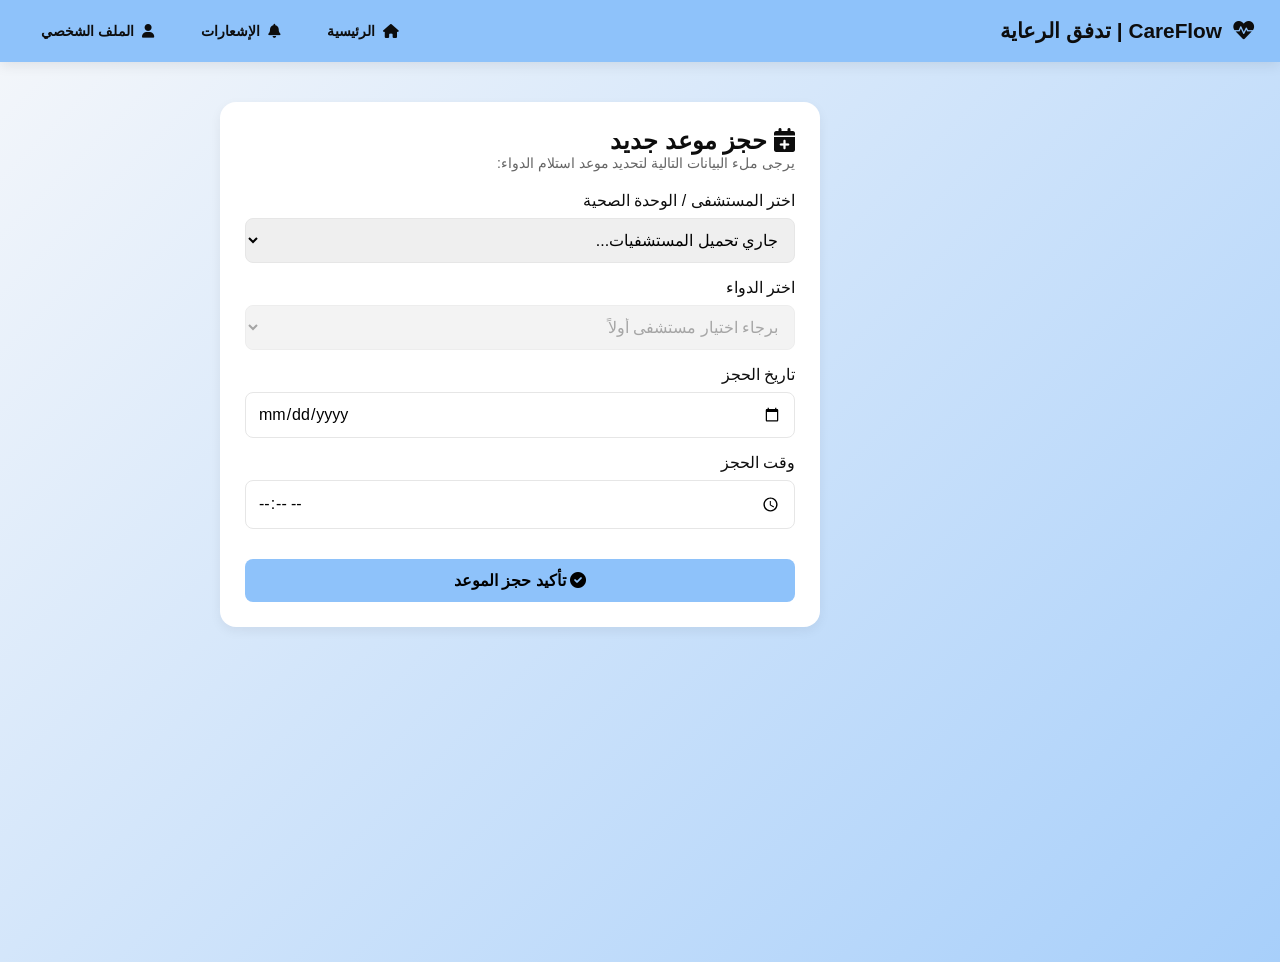
<file: frontend/book-appointment.html>
<!DOCTYPE html>
<html lang="ar" dir="rtl">
<head>
    <meta charset="UTF-8">
    <title>حجز موعد | CareFlow</title>
    <meta name="viewport" content="width=device-width, initial-scale=1.0">
    <link rel="stylesheet" href="style.css"> 
    <link rel="stylesheet" href="https://cdnjs.cloudflare.com/ajax/libs/font-awesome/6.0.0-beta3/css/all.min.css">
</head>

<body>

<!-- الـ Navbar الموحد -->
<div class="navbar">
    <div class="logo-area">
        <i class="fas fa-heartbeat"></i>
        <span>CareFlow | تدفق الرعاية</span>
    </div>
    <div class="nav-links">
        <a href="index.html"><i class="fas fa-home"></i> الرئيسية</a>
        <a href="notifications page.html"><i class="fas fa-bell"></i> الإشعارات</a>
        <a href="profile.html"><i class="fas fa-user"></i> الملف الشخصي</a>
    </div>
</div>

<div class="container">
    <div class="card" style="max-width: 600px;"> <!-- عرض مناسب للفورم لتظهر في المنتصف -->
        <h2><i class="fas fa-calendar-plus"></i> حجز موعد جديد</h2>
        <p style="margin-bottom: 20px; color: #666; font-size: 14px;">يرجى ملء البيانات التالية لتحديد موعد استلام الدواء:</p>

        <div id="messageBox" style="display:none; margin-bottom: 15px; padding: 12px; border-radius: 8px;"></div>

        <label>اختر المستشفى / الوحدة الصحية</label>
        <select id="hospitalSelect">
            <option value="">جاري تحميل المستشفيات...</option>
        </select>

        <label>اختر الدواء</label>
        <select id="medicineSelect" disabled>
            <option value="">برجاء اختيار مستشفى أولاً</option>
        </select>

        <label>تاريخ الحجز</label>
        <input type="date" id="reservationDate">

        <label>وقت الحجز</label>
        <input type="time" id="reservationTime">

        <button class="btn full-btn" id="bookingBtn">
            <i class="fas fa-check-circle"></i> تأكيد حجز الموعد
        </button>
    </div>
</div>

<script src="script.js"></script>
<script>
    window.onload = function() {
        if(typeof loadHospitals === "function") loadHospitals();
    };

    document.getElementById("bookingBtn").onclick = async function() {
        const msg = document.getElementById("messageBox");
        const date = document.getElementById("reservationDate").value;
        const time = document.getElementById("reservationTime").value;
        const hospital = document.getElementById("hospitalSelect").value;
        const medicine = document.getElementById("medicineSelect").value;

        if (!date || !time || !hospital || !medicine) {
            msg.style.display = "block";
            msg.style.backgroundColor = "#ffebee";
            msg.style.color = "#c62828";
            msg.innerText = "يرجى ملء جميع البيانات ⚠️";
            return;
        }

        try {
            msg.style.display = "block";
            msg.style.backgroundColor = "#e3f2fd";
            msg.style.color = "#0d47a1";
            msg.innerText = "جاري إرسال الطلب...";

            const success = await bookAppointment();
            if (success) {
                msg.style.backgroundColor = "#e8f5e9";
                msg.style.color = "#2e7d32";
                msg.innerText = "تم حجز الموعد بنجاح! سيتم تحويلك الآن... ✅";
            }
        } catch (error) {
            msg.style.display = "block";
            msg.style.backgroundColor = "#ffebee";
            msg.style.color = "#c62828";
            msg.innerText = "حدث خطأ في الاتصال ❌";
        }
    };
</script>
</body>
</html>
</file>
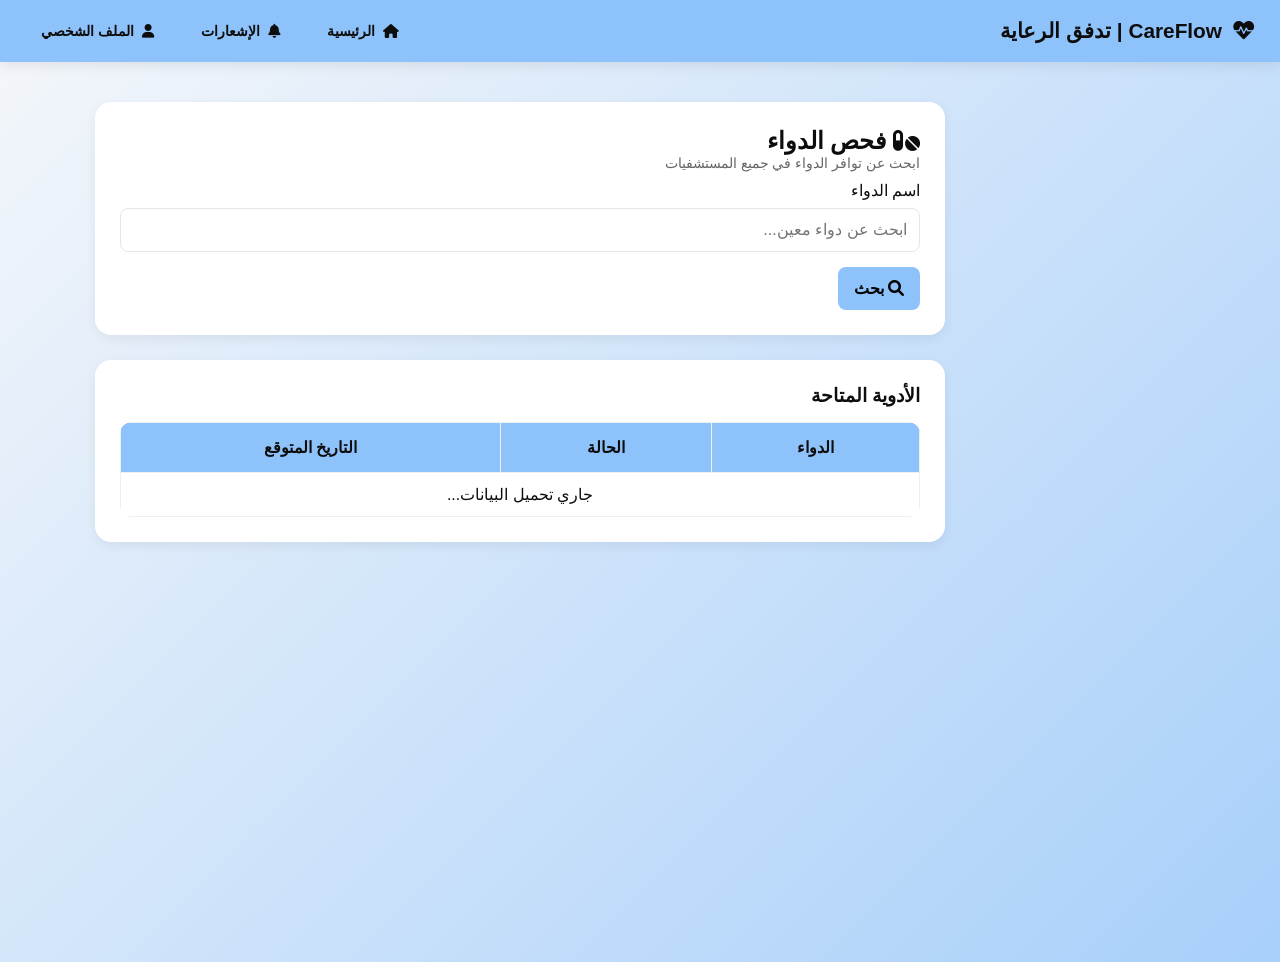
<file: frontend/check-medication.html>
<!DOCTYPE html>
<html lang="ar" dir="rtl">
<head>
    <meta charset="UTF-8">
    <title>فحص الدواء | CareFlow</title>
    <meta name="viewport" content="width=device-width, initial-scale=1.0">
    <!-- ربط الملف الأصلي بعد التعديل -->
    <link rel="stylesheet" href="style.css"> 
    <link rel="stylesheet" href="https://cdnjs.cloudflare.com/ajax/libs/font-awesome/6.0.0-beta3/css/all.min.css">
</head>

<body>

<!-- الـ Navbar الموحد من الـ CSS الجديد -->
<div class="navbar">
    <div class="logo-area">
        <i class="fas fa-heartbeat"></i>
        <span>CareFlow | تدفق الرعاية</span>
    </div>
    <div class="nav-links">
        <a href="index.html"><i class="fas fa-home"></i> الرئيسية</a>
        <a href="notifications page.html"><i class="fas fa-bell"></i> الإشعارات</a>
        <a href="profile.html"><i class="fas fa-user"></i> الملف الشخصي</a>
    </div>
</div>

<div class="container">
    <div class="card">
        <h2><i class="fas fa-pills"></i> فحص الدواء</h2>
        <p style="margin-bottom: 10px; color: #666; font-size: 14px;">ابحث عن توافر الدواء في جميع المستشفيات</p>
        
        <label>اسم الدواء</label>
        <input type="text" id="medicineNameInput" maxlength="30" placeholder="ابحث عن دواء معين..." onkeyup="searchMedication()">

        <button class="btn" onclick="searchMedication()">
            <i class="fas fa-search"></i> بحث
        </button>
    </div>

    <div class="card">
        <h3>الأدوية المتاحة</h3>
        <table id="medicationTable">
            <thead>
                <tr>
                    <th>الدواء</th>
                    <th>الحالة</th>
                    <th>التاريخ المتوقع</th>
                </tr>
            </thead>
            <tbody id="medicationBody">
                <tr>
                    <td colspan="3" style="text-align:center;">جاري تحميل البيانات...</td>
                </tr>
            </tbody>
        </table>
    </div>
</div>

<script src="script.js"></script>
<script>
    window.onload = function() {
        if(typeof fetchAllMedicines === "function") fetchAllMedicines();
    };

    function searchMedication() {
        const input = document.getElementById('medicineNameInput').value.toLowerCase();
        const rows = document.querySelectorAll('#medicationBody tr');
        rows.forEach(row => {
            if (row.cells.length > 1) {
                const medName = row.cells[0].innerText.toLowerCase();
                row.style.display = medName.includes(input) ? "" : "none";
            }
        });
    }
</script>
</body>
</html>
</file>
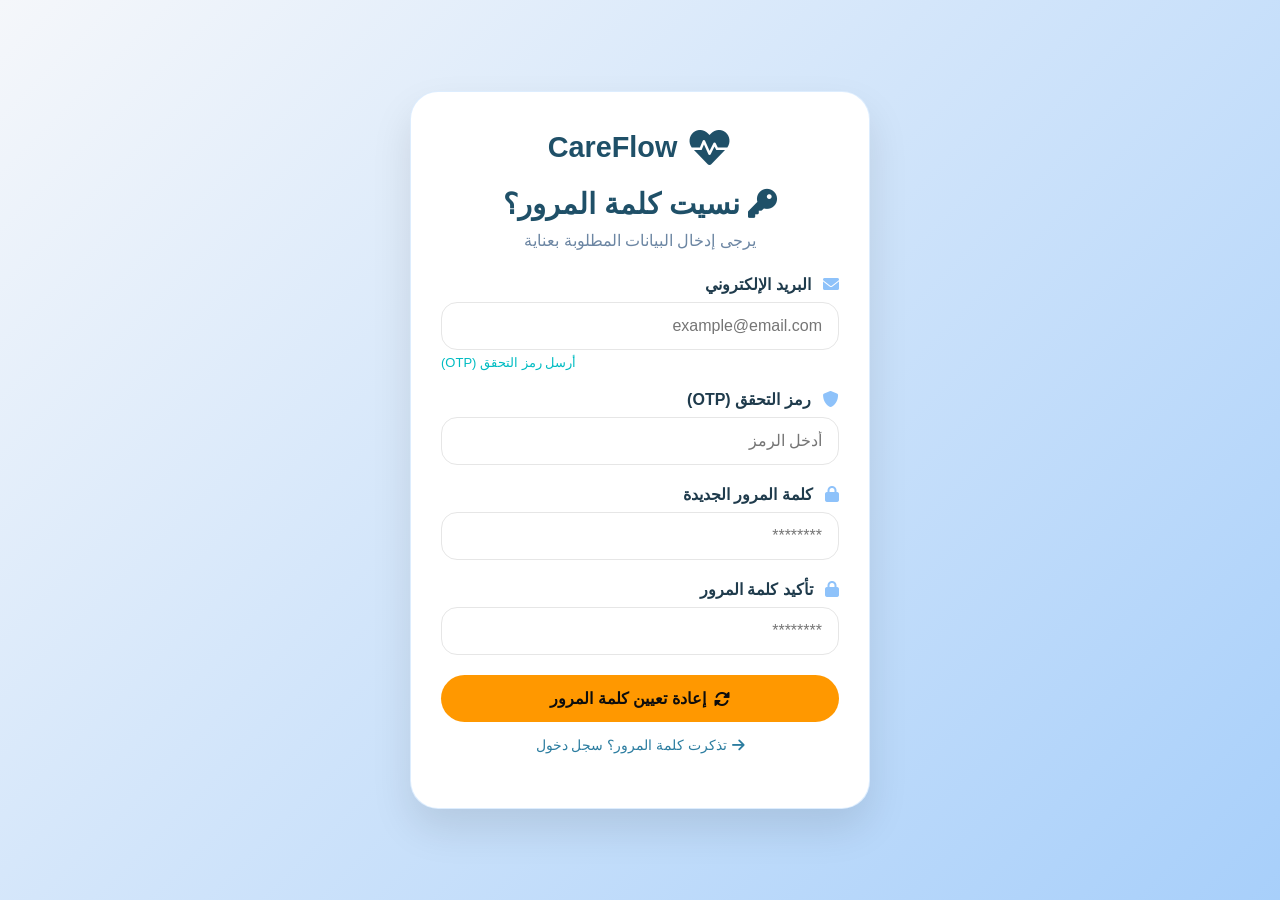
<file: frontend/forget-password.html>
<!DOCTYPE html>
<html lang="ar" dir="rtl">
<head>
    <meta charset="UTF-8">
    <meta name="viewport" content="width=device-width, initial-scale=1.0">
    <title>نسيت كلمة المرور | CareFlow</title>
    <link rel="stylesheet" href="https://cdnjs.cloudflare.com/ajax/libs/font-awesome/6.0.0-beta3/css/all.min.css">
    <link rel="stylesheet" href="style3.css">
</head>
<body>

<div class="container">
    <div class="card auth-card">
        <div class="logo-area">
            <i class="fas fa-heartbeat"></i>
            <span>CareFlow</span>
        </div>
        <h2><i class="fas fa-key"></i> نسيت كلمة المرور؟</h2>
        <p>يرجى إدخال البيانات المطلوبة بعناية</p>
        
        <div id="alertMessage"></div>
        
        <div class="auth-input">
            <label><i class="fas fa-envelope"></i> البريد الإلكتروني</label>
            <input type="email" id="resetEmail" placeholder="example@email.com">
            <!-- إضافة رابط إرسال الكود ليعمل مع الـ Backend -->
            <small style="display: block; text-align: left; margin-top: 5px;">
                <a href="#" id="sendOtpBtn" style="color: #00bcc2; text-decoration: none; font-size: 13px;">أرسل رمز التحقق (OTP)</a>
            </small>
        </div>

        <div class="auth-input">
            <label><i class="fas fa-shield-alt"></i> رمز التحقق (OTP)</label>
            <input type="text" id="resetOtp" placeholder="أدخل الرمز">
        </div>

        <div class="auth-input">
            <label><i class="fas fa-lock"></i> كلمة المرور الجديدة</label>
            <input type="password" id="resetPassword" placeholder="********">
        </div>

        <div class="auth-input">
            <label><i class="fas fa-lock"></i> تأكيد كلمة المرور</label>
            <input type="password" id="resetConfirmPassword" placeholder="********">
        </div>
        
        <button type="button" class="btn" id="submitReset" style="background:#ff9800;">
            <i class="fas fa-sync-alt"></i> إعادة تعيين كلمة المرور
        </button>
                    
        <div class="auth-links" style="justify-content: center; margin-top: 15px;">
            <a href="Login.html"><i class="fas fa-arrow-right"></i> تذكرت كلمة المرور؟ سجل دخول</a>
        </div>
    </div>
</div>

<script src="script.js"></script>

<script>
    const alertDiv = document.getElementById('alertMessage');

    // 1. ربط زر "أرسل رمز التحقق" بالـ Backend (دالة forgotPassword)
    document.getElementById('sendOtpBtn').addEventListener('click', async function(e) {
        e.preventDefault();
        const email = document.getElementById('resetEmail').value.trim();

        if (!email) {
            alertDiv.innerHTML = `<div class="alert alert-error">⚠️ يرجى إدخال البريد الإلكتروني أولاً</div>`;
            return;
        }

        try {
            alertDiv.innerHTML = `<div class="alert alert-info">جاري إرسال الرمز...</div>`;
            const success = await forgotPassword(email);
            if (success) {
                alertDiv.innerHTML = `<div class="alert alert-success">✅ تم إرسال الرمز إلى بريدك الإلكتروني</div>`;
            }
        } catch (error) {
            alertDiv.innerHTML = `<div class="alert alert-error">❌ حدث خطأ أثناء إرسال الرمز</div>`;
        }
    });

    // 2. ربط زر "إعادة تعيين كلمة المرور" بالـ Backend (دالة resetPassword)
    document.getElementById('submitReset').addEventListener('click', async function(e) {
        e.preventDefault();

        const email = document.getElementById('resetEmail').value.trim();
        const otp = document.getElementById('resetOtp').value.trim();
        const newPassword = document.getElementById('resetPassword').value;
        const confirmPassword = document.getElementById('resetConfirmPassword').value;

        if (!email || !otp || !newPassword || !confirmPassword) {
            alertDiv.innerHTML = `<div class="alert alert-error">⚠️ يرجى ملء جميع البيانات</div>`;
            return;
        }

        if (newPassword !== confirmPassword) {
            alertDiv.innerHTML = `<div class="alert alert-error">⚠️ كلمتا المرور غير متطابقتين</div>`;
            return;
        }

        try {
            alertDiv.innerHTML = `<div class="alert alert-info">جاري التحقق وتغيير كلمة المرور...</div>`;
            // استدعاء الدالة من ملف script.js
            await resetPassword(email, otp, newPassword);
        } catch (error) {
            console.error(error);
            alertDiv.innerHTML = `<div class="alert alert-error">❌ فشل الاتصال بالسيرفر</div>`;
        }
    });
</script>
</body>
</html>
</file>
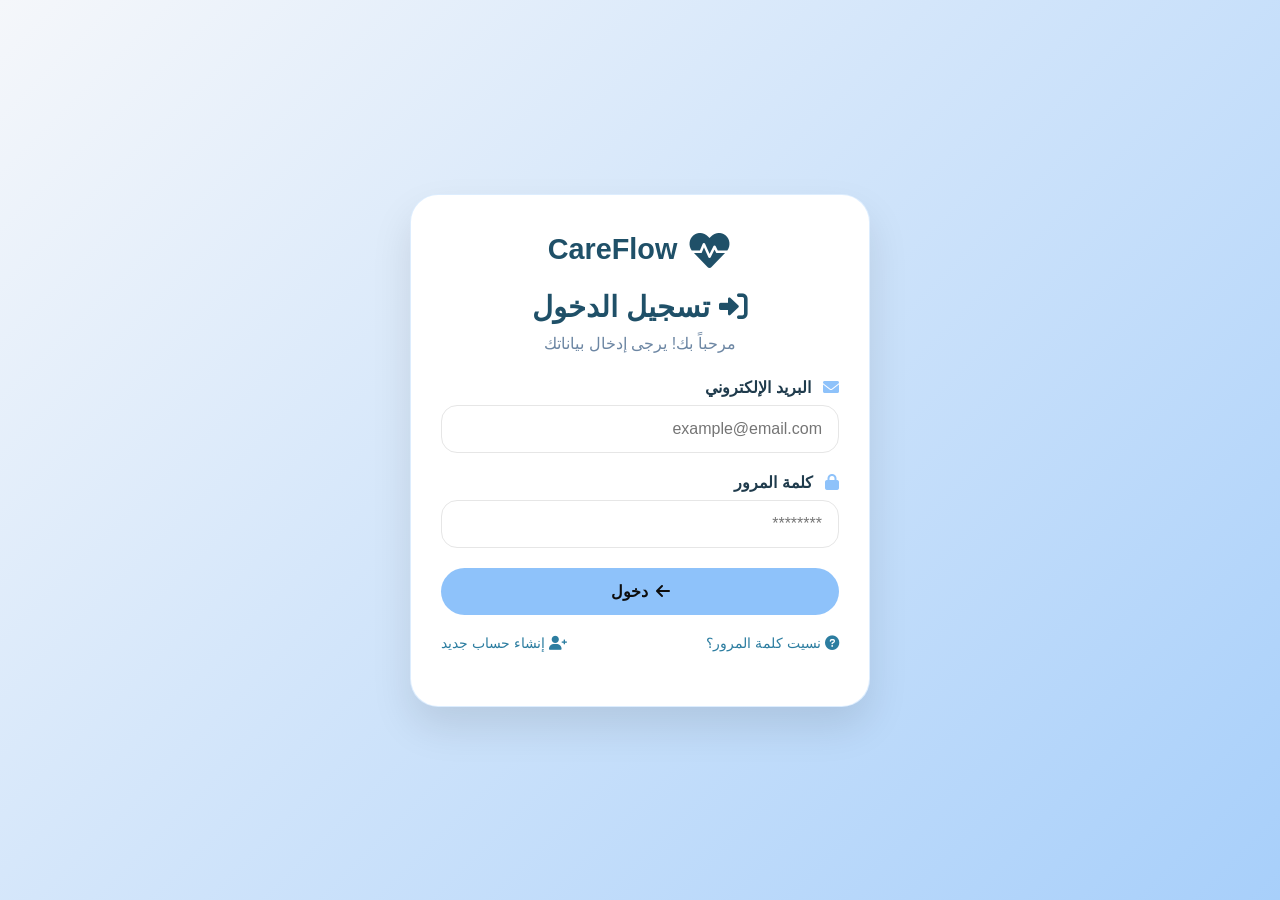
<file: frontend/Login.html>
<!DOCTYPE html>
<html lang="ar" dir="rtl">
<head>
    <meta charset="UTF-8">
    <meta name="viewport" content="width=device-width, initial-scale=1.0">
    <title>تسجيل الدخول | CareFlow</title>
    <link rel="stylesheet" href="https://cdnjs.cloudflare.com/ajax/libs/font-awesome/6.0.0-beta3/css/all.min.css">
    <link rel="stylesheet" href="style3.css">
</head>
<body>

<div class="container">
    <div class="card auth-card">
        <div class="logo-area">
            <i class="fas fa-heartbeat"></i>
            <span>CareFlow</span>
        </div>
        <h2><i class="fas fa-sign-in-alt"></i> تسجيل الدخول</h2>
        <p>مرحباً بك! يرجى إدخال بياناتك</p>
        
        <div id="alertMessage"></div>
        
        <div class="auth-input">
            <label><i class="fas fa-envelope"></i> البريد الإلكتروني</label>
            <input type="email" id="loginEmail" placeholder="example@email.com" >
        </div>
        <div class="auth-input">
            <label><i class="fas fa-lock"></i> كلمة المرور</label>
            <input type="password" id="loginPassword" placeholder="********" >
        </div>
        
        <button class="btn" onclick="handleLogin()"><i class="fas fa-arrow-left"></i> دخول</button>
        
        <div class="auth-links">
            <a href="forget-password.html"><i class="fas fa-question-circle"></i> نسيت كلمة المرور؟</a>
            <a href="signup.html"><i class="fas fa-user-plus"></i> إنشاء حساب جديد</a>
        </div>
    </div>
</div>

<script src="script.js"></script>

<script>
    async function handleLogin() {
    const email = document.getElementById('loginEmail').value.trim();
    const password = document.getElementById('loginPassword').value;
    const alertDiv = document.getElementById('alertMessage');
    
    // التحقق من الحقول
    if (!email || !password) {
        alertDiv.innerHTML = `<div class="alert alert-error">يرجى إدخال البيانات</div>`;
        return;
    }

    try {
        alertDiv.innerHTML = `<div class="alert alert-info">جاري التحقق...</div>`;
        
        // استدعاء الدالة من ملف script.js
        const result = await loginUser(email, password); 
        
        if (result.success) {
            alertDiv.innerHTML = `<div class="alert alert-success">${result.message}</div>`;
            
            // التوجيه إلى الملف الشخصي بعد حفظ المعرف
            setTimeout(() => { 
                window.location.href = 'profile.html'; 
            }, 800);
        } else {
            // في حالة كانت البيانات خاطئة (مثل الصور التي أرفقتها سابقاً)
            alertDiv.innerHTML = `<div class="alert alert-error">${result.message}</div>`;
        }
    } catch (error) {
        alertDiv.innerHTML = `<div class="alert alert-error">حدث خطأ تقني في الاتصال بالسيرفر</div>`;
    }
}
</script>
</body>
</html>
</file>
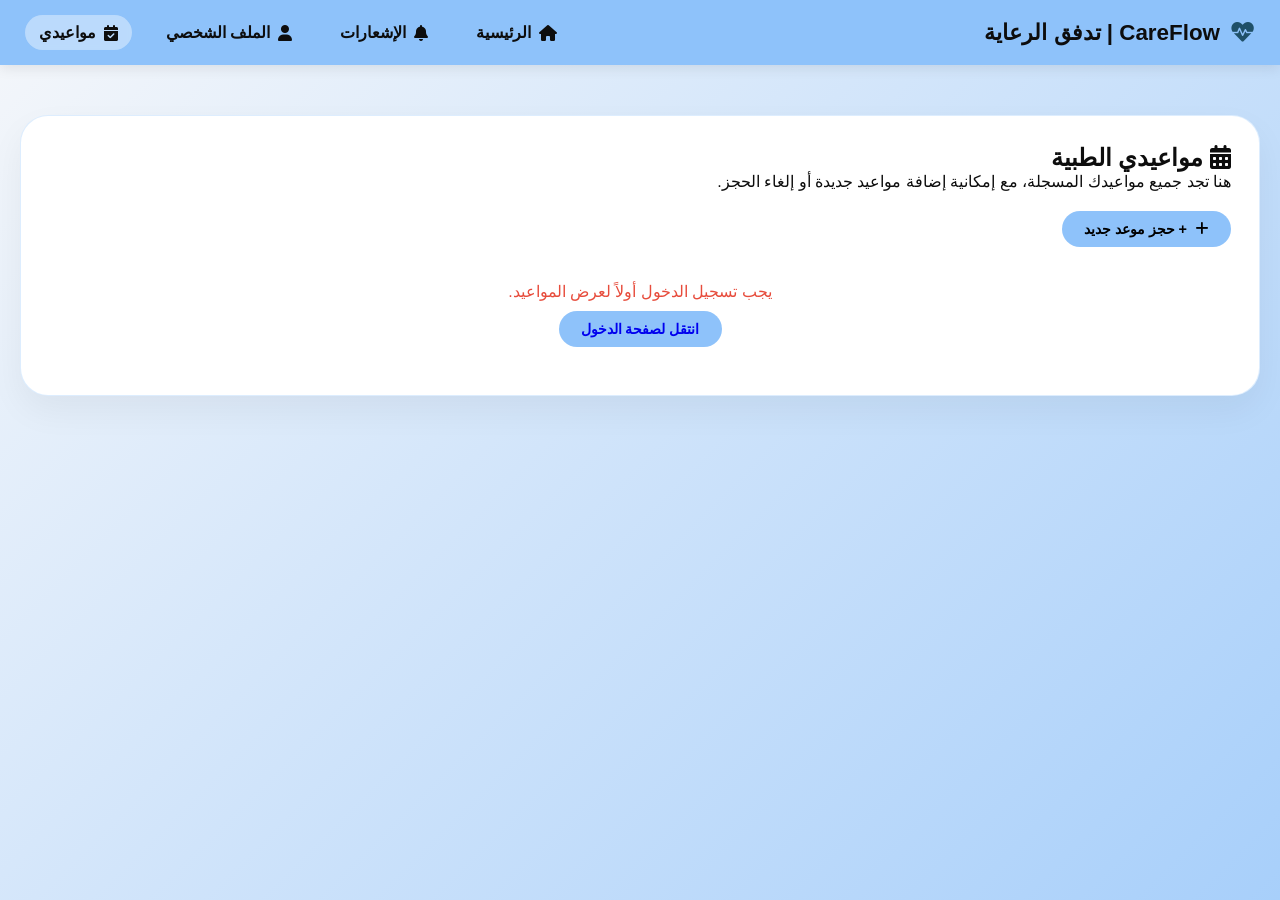
<file: frontend/my appointments page.html>
<!DOCTYPE html>
<html lang="ar" dir="rtl">
<head>
    <meta charset="UTF-8">
    <meta name="viewport" content="width=device-width, initial-scale=1.0">
    <title>مواعيدي | CareFlow</title>
    <link rel="stylesheet" href="https://cdnjs.cloudflare.com/ajax/libs/font-awesome/6.0.0-beta3/css/all.min.css">
    <link rel="stylesheet" href="style2.css">
    <style>
        .appointment-item {
            background: #fff;
            border-right: 5px solid #1f5068;
            padding: 15px;
            margin-bottom: 15px;
            border-radius: 8px;
            box-shadow: 0 2px 5px rgba(0,0,0,0.05);
            display: flex;
            justify-content: space-between;
            align-items: center;
        }
        .appointment-info h4 { margin: 0 0 5px 0; color: #1f5068; }
        .appointment-info p { margin: 2px 0; font-size: 0.9rem; color: #555; }
        .btn-outline:hover { background-color: #ffeaea; }
    </style>
</head>
<body>

<div class="navbar">
    <div class="logo-area">
        <i class="fas fa-heartbeat" style="color: #1f5068;"></i>
        <span>CareFlow | تدفق الرعاية</span>
    </div>
    <div class="nav-links">
        <a href="index.html"><i class="fas fa-home"></i> الرئيسية</a>
        <a href="notifications page.html"><i class="fas fa-bell"></i> الإشعارات</a>
        <a href="profile.html"><i class="fas fa-user"></i> الملف الشخصي</a>
        <a href="my appointments page.html" class="active"><i class="fas fa-calendar-check"></i> مواعيدي</a>
    </div>
</div>

<div class="container">
    <div class="card">
        <h2><i class="fas fa-calendar-alt"></i> مواعيدي الطبية</h2>
        <p>هنا تجد جميع مواعيدك المسجلة، مع إمكانية إضافة مواعيد جديدة أو إلغاء الحجز.</p>
        
        <button class="btn" style="margin: 20px 0 15px 0;" onclick="window.location.href='book-appointment.html'">
            <i class="fas fa-plus"></i> + حجز موعد جديد
        </button>
        
        <div id="appointmentsContainer">
            <p style="text-align: center; color: #888; padding: 20px;">جاري تحميل مواعيدك...</p>
        </div>
    </div>
</div>

<script src="script.js"></script>

<script>
    window.onload = function() {
        displayUserAppointments();
    };

    async function displayUserAppointments() {
        const container = document.getElementById('appointmentsContainer');
        const patientId = localStorage.getItem("patientId"); 

        if (!patientId) {
            container.innerHTML = `
                <div style="text-align: center; padding: 20px;">
                    <p style="color: #e74c3c;">يجب تسجيل الدخول أولاً لعرض المواعيد.</p>
                    <a href="Login.html" class="btn" style="display: inline-block; margin-top: 10px; text-decoration: none;">انتقل لصفحة الدخول</a>
                </div>`;
            return;
        }

        try {
            const response = await fetch(`${BASE_URL}/api/Appointments/my-appointments/${patientId}`);
            if (!response.ok) throw new Error("فشل جلب البيانات");

            const appointments = await response.json();
            
            if (appointments && appointments.length > 0) {
                container.innerHTML = ''; 
                appointments.forEach(app => {
                    const appDiv = document.createElement('div');
                    appDiv.className = 'appointment-item';
                    
                    const hName = app.hospitalName || 'غير محدد';
                    const mName = app.medicineName || 'غير محدد';
                    const aDate = app.formattedDate || 'غير محدد';
                    const aTime = app.formattedTime || 'غير محدد';
                    const dLabel = app.dayLabel ? `(${app.dayLabel})` : ''; 
                    const appId = app.id;

                    appDiv.innerHTML = `
                        <div class="appointment-info">
                            <h4><i class="fas fa-hospital"></i> المستشفى: ${hName}</h4>
                            <p><i class="fas fa-capsules"></i> الدواء: ${mName}</p>
                            <p><i class="fas fa-calendar-day"></i> التاريخ: ${aDate} ${dLabel}</p>
                            <p><i class="fas fa-clock"></i> الوقت: ${aTime}</p>
                            <p><i class="fas fa-info-circle"></i> الحالة: <span style="color: #f39c12;">${app.status || 'معلق'}</span></p>
                        </div>
                        <button class="btn btn-outline" style="color: #e74c3c; border: 1px solid #e74c3c; background: transparent; padding: 8px 15px; border-radius: 5px; cursor: pointer;" 
                                onclick="cancelAppointment('${appId}')">
                            إلغاء الحجز
                        </button>
                    `;
                    container.appendChild(appDiv);
                });
            } else {
                container.innerHTML = `
                    <div style="text-align: center; color: #888; padding: 40px;">
                        <i class="fas fa-calendar-times" style="font-size: 3rem; margin-bottom: 10px;"></i>
                        <p>لا توجد مواعيد مسجلة حالياً.</p>
                    </div>`;
            }
        } catch (error) {
            console.error("Fetch error:", error);
            container.innerHTML = '<p style="text-align: center; color: #888; padding: 20px;">حدث خطأ في الاتصال بالسيرفر.</p>';
        }
    }
</script>

</body>
</html>
</file>
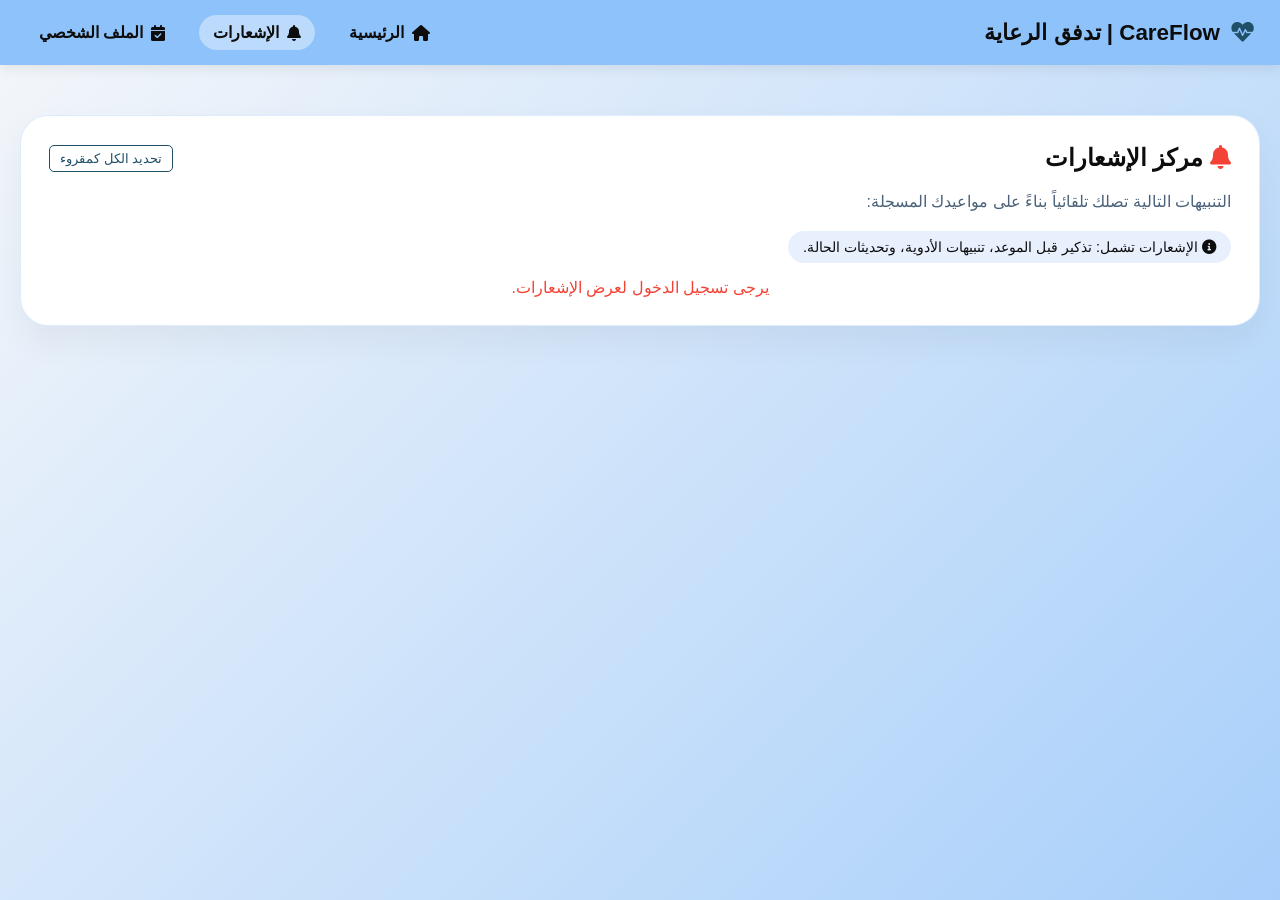
<file: frontend/notifications page.html>
<!DOCTYPE html>
<html lang="ar" dir="rtl">
<head>
    <meta charset="UTF-8">
    <meta name="viewport" content="width=device-width, initial-scale=1.0">
    <title>الإشعارات | CareFlow - تذكيراتك الذكية</title>
    <link rel="stylesheet" href="https://cdnjs.cloudflare.com/ajax/libs/font-awesome/6.0.0-beta3/css/all.min.css">
    <link rel="stylesheet" href="style2.css">
    <style>
        /* تنسيق بسيط للإشعارات لتناسب التصميم */
        .notification-item {
            background: #fff;
            border-right: 4px solid #f44336;
            padding: 15px;
            margin-bottom: 10px;
            border-radius: 8px;
            box-shadow: 0 2px 4px rgba(0,0,0,0.05);
            cursor: pointer;
            transition: 0.3s;
        }
        .notification-item:hover {
            background: #f9f9f9;
        }
        .notification-item h4 { margin: 0 0 5px 0; color: #1f5068; }
        .notification-item p { margin: 0; font-size: 0.9rem; color: #666; }
        .notification-date { font-size: 0.8rem; color: #999; display: block; margin-top: 5px; }
        
        /* حالة الإشعار المقروء */
        .notification-item.read {
            border-right-color: #ccc;
            opacity: 0.8;
        }
    </style>
</head>
<body>

<div class="navbar">
    <div class="logo-area">
        <i class="fas fa-heartbeat" style="color: #1f5068;"></i>
        <span>CareFlow | تدفق الرعاية</span>
    </div>
    <div class="nav-links">
        <a href="index.html"><i class="fas fa-home"></i> الرئيسية</a>
        <a href="notifications page.html" class="active"><i class="fas fa-bell"></i> الإشعارات</a>
        <a href="profile.html"><i class="fas fa-calendar-check"></i>الملف الشخصي</a>
    </div>
</div>

<div class="container">
    <div class="card">
        <div style="display: flex; justify-content: space-between; align-items: center; margin-bottom: 20px;">
            <h2><i class="fas fa-bell" style="color: #f44336;"></i> مركز الإشعارات</h2>
            <button onclick="markAllAsRead()" style="background: none; border: 1px solid #1f5068; color: #1f5068; padding: 5px 10px; border-radius: 5px; cursor: pointer; font-size: 0.8rem;">
                تحديد الكل كمقروء
            </button>
        </div>
        
        <p style="margin-bottom: 20px; color: #4a627a;">التنبيهات التالية تصلك تلقائياً بناءً على مواعيدك المسجلة:</p>
        <p style="margin-bottom: 15px; font-size: 0.9rem; background: #e8f0fe; padding: 8px 15px; border-radius: 20px; display: inline-block;">
            <i class="fas fa-info-circle"></i> الإشعارات تشمل: تذكير قبل الموعد، تنبيهات الأدوية، وتحديثات الحالة.
        </p>
        
        <div id="notificationsList">
            <p id="loadingMsg" style="text-align: center; color: #888;">جاري جلب الإشعارات...</p>
        </div>
    </div>
</div>

<!-- تأكدي أن BASE_URL معرف هنا أو في script.js -->
<script src="script.js"></script>

<script>
    // الإعدادات الأساسية (تأكدي أنها مطابقة لملف script.js)
    const API_BASE = "https://final-depi.runasp.net";

    window.onload = function() {
        loadUserNotifications();
    };

    async function loadUserNotifications() {
        const list = document.getElementById('notificationsList');
        const patientId = localStorage.getItem("patientId");

        if (!patientId) {
            list.innerHTML = '<p style="text-align: center; color: #f44336;">يرجى تسجيل الدخول لعرض الإشعارات.</p>';
            return;
        }

        try {
            // الربط مع endpoint الإشعارات الموضح في صورة Swagger
            const response = await fetch(`${API_BASE}/api/Notifications/patient/${patientId}`);
            const notifications = await response.json();

            if (response.ok && notifications.length > 0) {
                list.innerHTML = ''; 
                
                notifications.forEach(note => {
                    const notifyDiv = document.createElement('div');
                    // إضافة class 'read' إذا كان الإشعار مقروءاً بالفعل
                    notifyDiv.className = `notification-item ${note.isRead ? 'read' : ''}`;
                    
                    // استخدام بيانات الإشعار الحقيقية من الباك إيند
                    notifyDiv.innerHTML = `
                        <h4>${note.title || 'تنبيه'}</h4>
                        <p>${note.message || 'لا يوجد تفاصيل إضافية'}</p>
                        <span class="notification-date">${new Date(note.createdAt || Date.now()).toLocaleString('ar-EG')}</span>
                    `;

                    // عند الضغط على الإشعار يتم تحديده كمقروء
                    notifyDiv.onclick = () => markAsRead(note.id, notifyDiv);

                    list.appendChild(notifyDiv);
                });
            } else {
                list.innerHTML = '<p style="text-align: center; color: #888;">لا توجد إشعارات جديدة حالياً.</p>';
            }
        } catch (error) {
            console.error("Error:", error);
            list.innerHTML = '<p style="text-align: center; color: #888;">حدث خطأ أثناء جلب البيانات من السيرفر.</p>';
        }
    }

    // دالة لتحديد إشعار واحد كمقروء (PATCH /api/Notifications/mark-as-read/{id})
    async function markAsRead(id, element) {
        if (element.classList.contains('read')) return;

        try {
            const response = await fetch(`${API_BASE}/api/Notifications/mark-as-read/${id}`, {
                method: "PATCH"
            });
            if (response.ok) {
                element.classList.add('read');
            }
        } catch (error) {
            console.error("Update Error:", error);
        }
    }

    // دالة لتحديد كل الإشعارات كمقروءة (PATCH /api/Notifications/mark-all-read/{patientId})
    async function markAllAsRead() {
        const patientId = localStorage.getItem("patientId");
        if (!patientId) return;

        try {
            const response = await fetch(`${API_BASE}/api/Notifications/mark-all-read/${patientId}`, {
                method: "PATCH"
            });
            if (response.ok) {
                // تحديث الواجهة فوراً
                document.querySelectorAll('.notification-item').forEach(el => el.classList.add('read'));
                alert("تم تحديد الكل كمقروء ✅");
            }
        } catch (error) {
            console.error("Update All Error:", error);
        }
    }
</script>

</body>
</html>
</file>
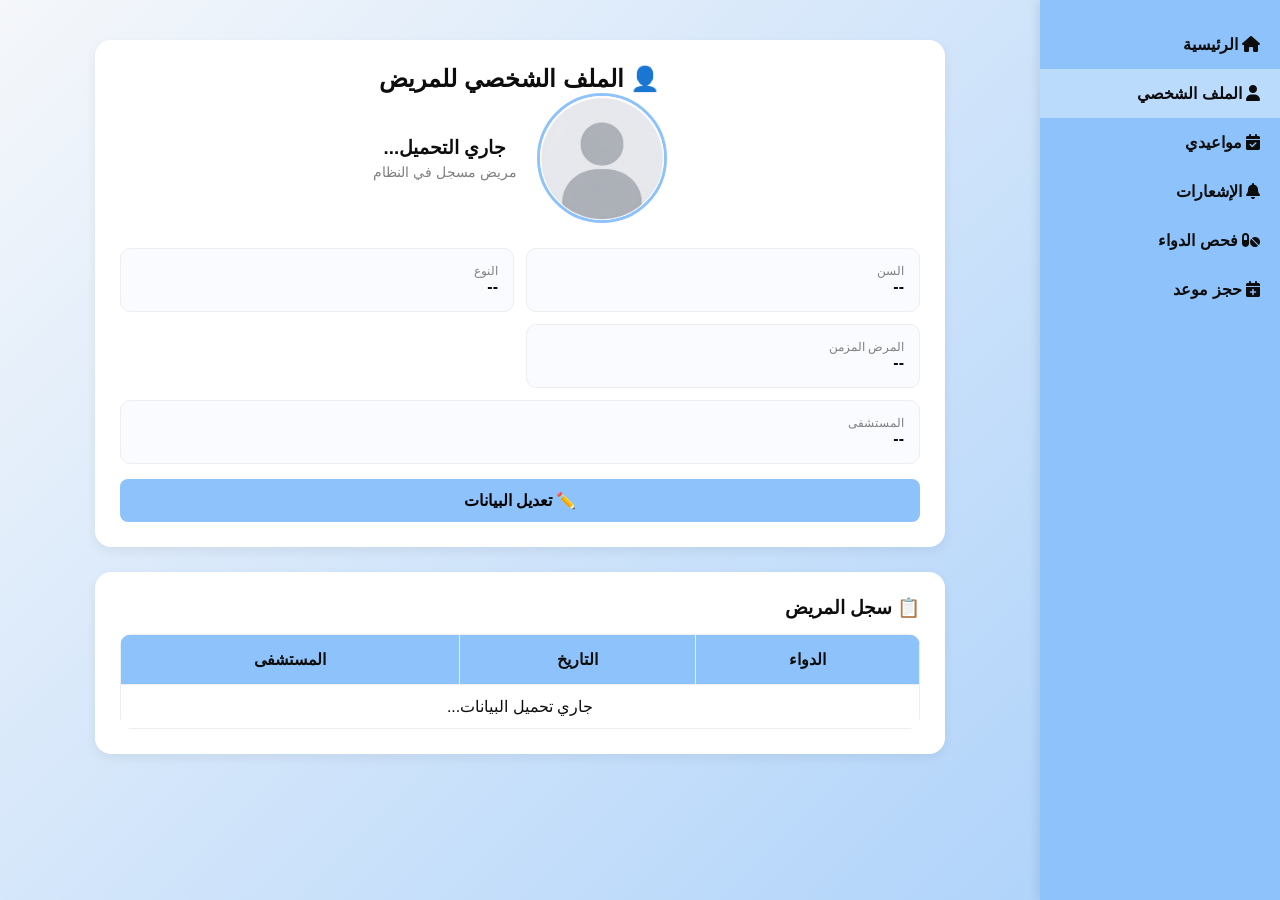
<file: frontend/profile.html>
<!DOCTYPE html>
<html lang="ar" dir="rtl">

<head>
    <meta charset="UTF-8">
    <title>الملف الشخصي | CareFlow</title>
    <meta name="viewport" content="width=device-width, initial-scale=1.0">
    <link rel="stylesheet" href="style.css">
    <link rel="stylesheet" href="https://cdnjs.cloudflare.com/ajax/libs/font-awesome/6.0.0-beta3/css/all.min.css">
</head>

<body>

    <div class="sidebar-navbar">
        <a href="index.html"><i class="fas fa-home"></i> الرئيسية</a>
        <a href="profile.html" class="active"><i class="fas fa-user"></i> الملف الشخصي</a>
        <a href="my appointments page.html"><i class="fas fa-calendar-check"></i> مواعيدي</a>
        <a href="notifications page.html"><i class="fas fa-bell"></i> الإشعارات</a>
        <a href="check-medication.html"><i class="fas fa-pills"></i> فحص الدواء</a>
        <a href="book-appointment.html"><i class="fas fa-calendar-plus"></i> حجز موعد</a>
    </div>

    <div class="container">

        <!-- بطاقة عرض البيانات -->
        <div class="card profile-card" id="viewCard">
            <h2>👤 الملف الشخصي للمريض</h2>
            <div class="profile-top">
                <!-- تم تصحيح المسار ليطابق اسم الملف Profile-Page.png -->
                <img src="images/Profile-Page.png" id="profileImage" class="profile-img">
                <div class="profile-title">
                    <h3 id="vName">جاري التحميل...</h3>
                    <p class="muted">مريض مسجل في النظام</p>
                </div>
            </div>

            <div class="info-grid">
                <div class="info-box">
                    <span>السن</span>
                    <strong id="vAge">--</strong>
                </div>
                <div class="info-box">
                    <span>النوع</span>
                    <strong id="vGender">--</strong>
                </div>
                <div class="info-box">
                    <span>المرض المزمن</span>
                    <strong id="vDisease">--</strong>
                </div>
                <div class="info-box full">
                    <span>المستشفى</span>
                    <strong id="vHospital">--</strong>
                </div>
            </div>

            <button class="btn full-btn" onclick="toggleEdit(true)">
                ✏️ تعديل البيانات
            </button>
        </div>

        <!-- بطاقة تعديل البيانات -->
        <div class="card" id="editCard" style="display:none;">
            <h2>تعديل البيانات</h2>

            <div class="image-upload-wrapper">
                <div class="avatar-container">
                    <!-- تم تصحيح المسار ليطابق اسم الملف Profile-Page.png -->
                    <img src="images/Profile-Page.png" id="editProfileImage" class="profile-img">
                    <label for="editImageUpload" class="upload-overlay">📷</label>
                    <input type="file" id="editImageUpload" accept="image/*">
                </div>
                <p class="upload-text">اضغط على الصورة لتغييرها</p>
            </div>

            <label>الاسم</label>
            <input type="text" id="eName">

            <label>السن</label>
            <input type="number" id="eAge">

            <label>النوع</label>
            <select id="eGender">
                <option value="ذكر">ذكر</option>
                <option value="أنثى">أنثى</option>
            </select>

            <label>المرض المزمن</label>
            <input type="text" id="eDisease">

            <label>المستشفى</label>
            <input type="text" id="eHospital">

            <button class="btn" onclick="saveProfile()">💾 حفظ</button>
            <button class="btn cancel" onclick="toggleEdit(false)">❌ إلغاء</button>
        </div>

        <!-- سجل المريض الديناميكي -->
        <div class="card">
            <h3>📋 سجل المريض</h3>
            <table>
                <thead>
                    <tr>
                        <th>الدواء</th>
                        <th>التاريخ</th>
                        <th>المستشفى</th>
                    </tr>
                </thead>
                <tbody id="patientHistoryBody">
                    <tr><td colspan="3">جاري تحميل البيانات...</td></tr>
                </tbody>
            </table>
        </div>
    </div>

    <script src="script.js"></script>

    <script>
        // 1. جلب البيانات فور تحميل الصفحة من السيرفر
        window.onload = function() {
    // دالة تشغيل فورية لتنفيذ الـ async بشكل سليم
    (async () => {
        console.log("بدء تحميل بيانات المريض...");
        try {
            // التأكد من أن الدوال موجودة قبل استدعائها
            if (typeof loadProfile === "function") {
                await loadProfile();
            }
            if (typeof loadPatientHistory === "function") {
                await loadPatientHistory();
            }
        } catch (err) {
            console.error("عذراً، حدث خطأ أثناء جلب البيانات:", err);
        }
    })();
   };
// 2. التبديل بين العرض والتعديل
function toggleEdit(show) {
    const viewCard = document.getElementById('viewCard');
    const editCard = document.getElementById('editCard');

    if (show) {
        // ملء الحقول بالبيانات المعروضة حالياً
        document.getElementById('eName').value = document.getElementById('vName').innerText.trim();
        document.getElementById('eAge').value = parseInt(document.getElementById('vAge').innerText) || "";
        document.getElementById('eGender').value = document.getElementById('vGender').innerText.trim();
        document.getElementById('eDisease').value = document.getElementById('vDisease').innerText.trim();
        document.getElementById('eHospital').value = document.getElementById('vHospital').innerText.trim();

        viewCard.style.display = 'none';
        editCard.style.display = 'block';
    } else {
        viewCard.style.display = 'block';
        editCard.style.display = 'none';
    }
}

// 3. معاينة الصورة المختارة فورياً
document.getElementById('editImageUpload').addEventListener('change', function(event) {
    const file = event.target.files[0];
    if (file) {
        // فحص حجم الصورة قبل الرفع (تنبيه المستخدم مبكراً)
        if (file.size > 2 * 1024 * 1024) { // إذا زادت عن 2 ميجا
            alert("⚠️ حجم الصورة كبير جداً، قد لا يتم حفظها. يرجى اختيار صورة أقل من 2 ميجابايت.");
        }
        
        const reader = new FileReader();
        reader.onload = function(e) {
            const preview = document.getElementById('editProfileImage');
            if (preview) preview.src = e.target.result;
        };
        reader.readAsDataURL(file);
    }
});

// 4. دالة الحفظ المعدلة
async function saveProfile() {
    const saveBtn = document.querySelector('button[onclick="saveProfile()"]');
    const originalText = saveBtn.innerHTML;
    const patientId = localStorage.getItem("patientId");

    if (!patientId) {
        alert("عذراً، يجب تسجيل الدخول أولاً.");
        return;
    }

    try {
        saveBtn.innerHTML = '<i class="fas fa-spinner fa-spin"></i> جاري الحفظ...';
        saveBtn.disabled = true;

        if (typeof updateProfile === "function") {
            // ننتظر دالة التحديث
            await updateProfile();
            
            // في حال النجاح (أو نجاح البيانات النصية وفشل الصورة جزئياً)
            toggleEdit(false); 
        } else {
            throw new Error("دالة updateProfile غير موجودة في script.js");
        }
        
    } catch (error) {
        console.error("خطأ عملية الحفظ:", error);
        // تم نقل الـ alert إلى داخل دالة updateProfile في script.js ليكون أدق
    } finally {
        saveBtn.innerHTML = originalText;
        saveBtn.disabled = false;
    }
}
    </script>

</body>

</html>
</file>
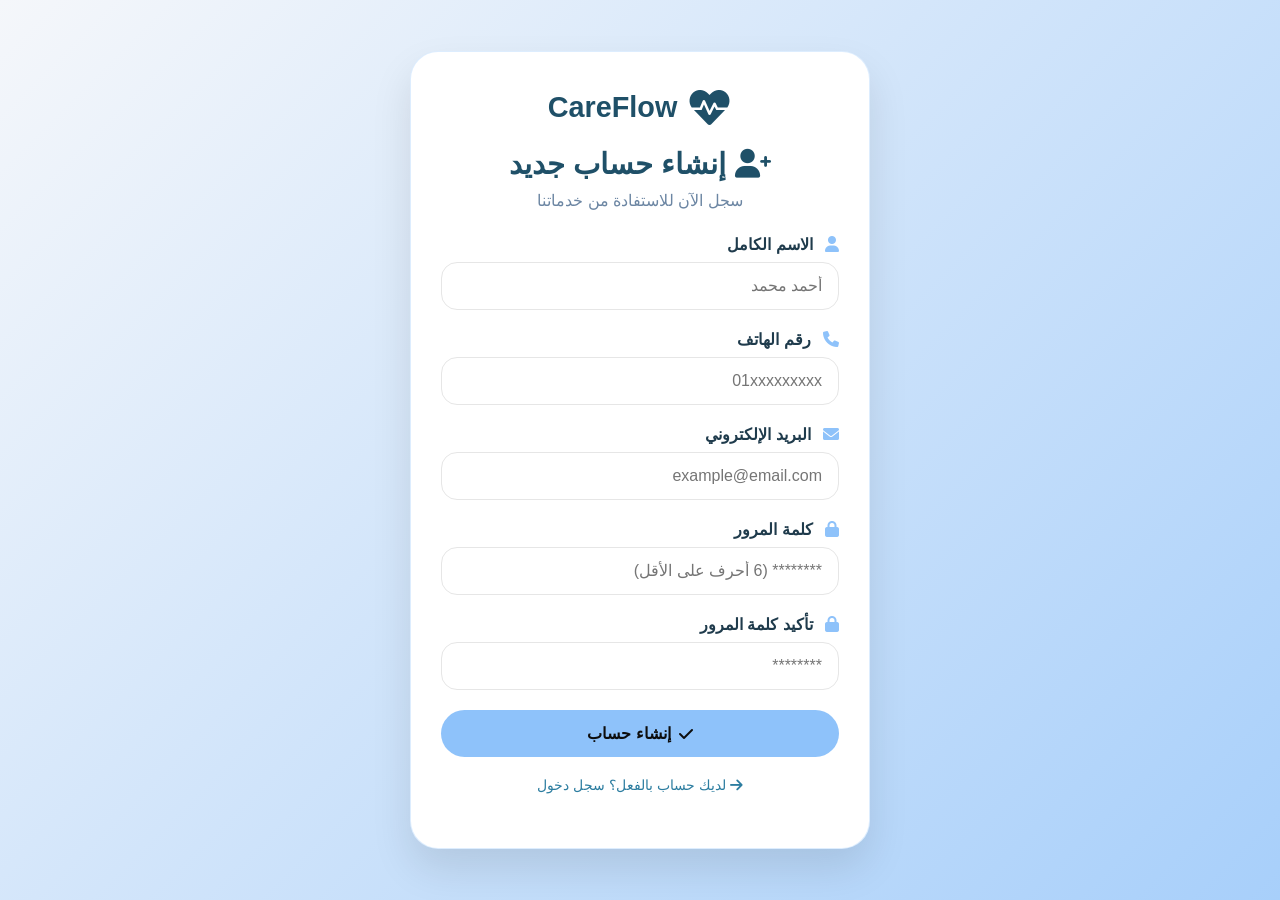
<file: frontend/signup.html>
<!DOCTYPE html>
<html lang="ar" dir="rtl">
<head>
    <meta charset="UTF-8">
    <meta name="viewport" content="width=device-width, initial-scale=1.0">
    <title>إنشاء حساب | CareFlow</title>
    <link rel="stylesheet" href="https://cdnjs.cloudflare.com/ajax/libs/font-awesome/6.0.0-beta3/css/all.min.css">
    <link rel="stylesheet" href="style3.css">
</head>
<body>

<div class="container">
    <div class="card auth-card">
        <div class="logo-area">
            <i class="fas fa-heartbeat"></i>
            <span>CareFlow</span>
        </div>
        <h2><i class="fas fa-user-plus"></i> إنشاء حساب جديد</h2>
        <p>سجل الآن للاستفادة من خدماتنا</p>
        
        <div id="alertMessage"></div>
        
        <div class="auth-input">
            <label><i class="fas fa-user"></i> الاسم الكامل</label>
            <input type="text" id="signupName" placeholder="أحمد محمد">
        </div>

        <div class="auth-input">
            <label><i class="fas fa-phone"></i> رقم الهاتف</label>
            <input type="text" id="signupPhone" placeholder="01xxxxxxxxx">
        </div>

        <div class="auth-input">
            <label><i class="fas fa-envelope"></i> البريد الإلكتروني</label>
            <input type="email" id="signupEmail" placeholder="example@email.com">
        </div>
        <div class="auth-input">
            <label><i class="fas fa-lock"></i> كلمة المرور</label>
            <input type="password" id="signupPassword" placeholder="******** (6 أحرف على الأقل)">
        </div>
        <div class="auth-input">
            <label><i class="fas fa-lock"></i> تأكيد كلمة المرور</label>
            <input type="password" id="signupConfirmPassword" placeholder="********">
        </div>
        
        <button class="btn" onclick="handleSignup()"><i class="fas fa-check"></i> إنشاء حساب</button>
        
        <div class="auth-links" style="justify-content: center;">
            <a href="Login.html"><i class="fas fa-arrow-right"></i> لديك حساب بالفعل؟ سجل دخول</a>
        </div>
    </div>
</div>

<script src="script.js"></script>

<script>
    // جعل الدالة async لتنتظر الرد من السيرفر
    async function handleSignup() {
        const name = document.getElementById('signupName').value.trim();
        const email = document.getElementById('signupEmail').value.trim();
        const phone = document.getElementById('signupPhone').value.trim(); // سحب قيمة الهاتف
        const password = document.getElementById('signupPassword').value;
        const confirmPassword = document.getElementById('signupConfirmPassword').value;
        const alertDiv = document.getElementById('alertMessage');
        
        // فحص بسيط قبل الإرسال
        if (!name || !email || !phone || !password || !confirmPassword) {
            alertDiv.innerHTML = `<div class="alert alert-error"><i class="fas fa-exclamation-triangle"></i> يرجى ملء كافة الحقول</div>`;
            return;
        }

        try {
            alertDiv.innerHTML = `<div class="alert alert-info">جاري إنشاء الحساب...</div>`;

            // استدعاء الدالة من script.js (تأكد من ترتيب البارامترات في ملفك)
            // الترتيب المتوقع: signupUser(username, email, password, confirmPassword, phone)
            const result = await signupUser(name, email, password, confirmPassword, phone);
            
            if (result.success) {
                alertDiv.innerHTML = `<div class="alert alert-success"><i class="fas fa-check-circle"></i> ${result.message}</div>`;
                setTimeout(() => {
                    window.location.href = 'Login.html';
                }, 1500);
            } else {
                alertDiv.innerHTML = `<div class="alert alert-error"><i class="fas fa-exclamation-triangle"></i> ${result.message}</div>`;
            }
        } catch (error) {
            alertDiv.innerHTML = `<div class="alert alert-error"><i class="fas fa-wifi"></i> فشل الاتصال بالسيرفر</div>`;
        }
    }
</script>
</body>
</html>
</file>
<file: frontend/style.css>
:root {
  --primary: #8EC2FA;
  --white: #FFFFFF;
  --black: #0D0D0D;
  --gray: #F5F7FA;
  --border: #e6e6e6;
}

* {
  margin: 0;
  padding: 0;
  box-sizing: border-box;
  font-family: Arial, sans-serif;
}

body {
  background: linear-gradient(-45deg, #8EC2FA, #FFFFFF, #8EC2FA, #F5F7FA);
  background-size: 400% 400%;
  animation: gradientBG 12s ease infinite;
  color: var(--black);
  direction: rtl;
  min-height: 100vh;
}

@keyframes gradientBG {
  0% { background-position: 0% 50%; }
  50% { background-position: 100% 50%; }
  100% { background-position: 0% 50%; }
}

/* ================= */
/* SIDEBAR NAVBAR */
/* ================= */

.sidebar-navbar {
  position: fixed;
  top: 0;
  right: 0;
  width: 240px;
  height: 100vh;
  background: #8EC2FA;
  display: flex;
  flex-direction: column;
  padding-top: 20px;
  box-shadow: -2px 0 10px rgba(0,0,0,0.1);
  z-index: 1000;
}

.sidebar-navbar a {
  text-decoration: none;
  color: #0D0D0D;
  font-weight: bold;
  padding: 15px 20px;
  font-size: 16px;
  transition: 0.2s;
}

.sidebar-navbar a:hover {
  background: rgba(255,255,255,0.3);
}

.sidebar-navbar a.active {
  background: rgba(255,255,255,0.4);
}

/* ================= */
/* CONTAINER (المعدل للتوسيط) */
/* ================= */

.container {
  margin-right: 240px; /* مساحة ثابتة للسايد بار */
  padding: 40px 20px;
  display: flex;
  flex-direction: column;
  align-items: center; /* توسيط البطاقات أفقياً */
  min-height: 100vh;
  transition: margin-right 0.3s;
}

/* ================= */
/* CARD (المعدل للتوسيط) */
/* ================= */

.card {
  background: var(--white);
  padding: 25px;
  border-radius: 16px;
  margin-bottom: 25px;
  box-shadow: 0 4px 12px rgba(0,0,0,0.06);
  width: 100%;
  max-width: 850px; /* تحديد عرض أقصى للصناديق لضمان التناسق */
}

/* ================= */
/* BUTTONS */
/* ================= */

.btn {
  background-color: var(--primary);
  border: none;
  padding: 12px 16px;
  border-radius: 8px;
  cursor: pointer;
  transition: 0.2s;
  font-weight: bold;
  font-size: 16px;
}

.btn:hover {
  opacity: 0.85;
  transform: translateY(-1px);
}

.full-btn {
  width: 100%;
  margin-top: 15px;
}

.cancel {
  background: #ccc;
  margin-top: 10px;
}

/* ================= */
/* INPUTS & SELECTS */
/* ================= */

input, select {
  width: 100%;
  padding: 12px;
  margin-top: 8px;
  margin-bottom: 15px;
  border: 1px solid var(--border);
  border-radius: 8px;
  outline: none;
  font-size: 16px;
}

input:focus, select:focus {
  border-color: var(--primary);
}

/* ================= */
/* TABLE */
/* ================= */

table {
  width: 100%;
  border-collapse: collapse;
  border-radius: 10px;
  overflow: hidden;
  margin-top: 15px;
}

th {
  background: var(--primary);
  color: var(--black);
}

th, td {
  padding: 12px;
  border: 1px solid #eee;
  text-align: center;
}

/* ================= */
/* PROFILE UI ELEMENTS */
/* ================= */

.profile-card {
  text-align: center;
}

.profile-top {
  display: flex;
  align-items: center;
  justify-content: center; /* توسيط محتوى الصورة والاسم */
  gap: 20px;
  margin-bottom: 25px;
  flex-wrap: wrap;
}

.profile-img {
  width: 130px;
  height: 130px;
  border-radius: 50%;
  object-fit: cover;
  border: 3px solid var(--primary);
}

.profile-title h3 {
  margin-bottom: 5px;
}

.muted {
  color: gray;
  font-size: 14px;
}

.info-grid {
  display: grid;
  grid-template-columns: 1fr 1fr;
  gap: 12px;
  text-align: right;
}

.info-box {
  background: #f9fbff;
  padding: 15px;
  border-radius: 10px;
  border: 1px solid #eee;
}

.info-box span {
  display: block;
  font-size: 12px;
  color: gray;
}

.info-box strong {
  font-size: 16px;
}

.full {
  grid-column: span 2;
}

/* ================= */
/* IMAGE UPLOAD UI */
/* ================= */

.image-upload-wrapper {
  text-align: center;
  margin-bottom: 20px;
}

.avatar-container {
  position: relative;
  width: 140px;
  height: 140px;
  margin: auto;
}

.avatar-container input {
  display: none;
}

.upload-overlay {
  position: absolute;
  bottom: 0;
  right: 0;
  width: 42px;
  height: 42px;
  background: var(--primary);
  color: var(--black);
  border-radius: 50%;
  display: flex;
  align-items: center;
  justify-content: center;
  cursor: pointer;
  font-size: 18px;
  box-shadow: 0 2px 8px rgba(0,0,0,0.15);
  transition: 0.3s;
}

.upload-overlay:hover {
  transform: scale(1.1);
}

.upload-text {
  font-size: 13px;
  color: gray;
  margin-top: 8px;
}

/* ================= */
/* RESPONSIVE DESIGN */
/* ================= */

@media (max-width: 768px) {
  .sidebar-navbar {
      width: 100%;
      height: auto;
      position: relative;
      flex-direction: row;
      flex-wrap: wrap;
      justify-content: center;
  }

  .container {
      margin-right: 0;
      padding: 20px;
  }

  .card {
      max-width: 100%;
  }

  .info-grid {
      grid-template-columns: 1fr;
  }

  .full {
      grid-column: span 1;
  }
}

/* ========== NAVIGATION BAR (الجديد الموحد) ========== */
.navbar {
    background-color: var(--primary);
    padding: 15px 25px;
    display: flex;
    justify-content: space-between;
    align-items: center;
    box-shadow: 0 4px 12px rgba(0,0,0,0.08);
    position: sticky;
    top: 0;
    z-index: 2000;
}

.logo-area {
    font-size: 1.3rem;
    font-weight: bold;
    display: flex;
    align-items: center;
    gap: 10px;
    color: var(--black);
}

.nav-links {
    display: flex;
    gap: 15px;
}

.nav-links a {
    text-decoration: none;
    color: var(--black);
    font-weight: bold;
    padding: 8px 16px;
    border-radius: 25px;
    transition: 0.3s;
    display: flex;
    align-items: center;
    gap: 8px;
    font-size: 14px;
}

.nav-links a:hover, .nav-links a.active {
    background: rgba(255, 255, 255, 0.4);
}

/* ========== TABLE STYLING (لضمان عدم بوظان الجداول) ========== */
table {
    width: 100%;
    border-collapse: collapse;
    margin-top: 15px;
    background: #fff;
    border-radius: 12px;
    overflow: hidden;
}

th {
    background-color: var(--primary);
    color: var(--black);
    padding: 15px;
    text-align: center;
}

td {
    padding: 12px;
    border-bottom: 1px solid #eee;
    text-align: center;
}

tr:hover {
    background-color: #f9fbfe;
}
</file>
<file: frontend/style3.css>
/* style.css */
:root {
    --primary: #8EC2FA;
    --white: #FFFFFF;
    --black: #0D0D0D;
    --gray: #F5F7FA;
    --border: #e6e6e6;
    --danger: #f44336;
    --success: #4caf50;
    --warning: #ff9800;
}

* {
    margin: 0;
    padding: 0;
    box-sizing: border-box;
    font-family: 'Segoe UI', 'Arial', sans-serif;
}

body {
    background: linear-gradient(-45deg, #8EC2FA, #FFFFFF, #8EC2FA, #F5F7FA);
    background-size: 400% 400%;
    animation: gradientBG 12s ease infinite;
    color: var(--black);
    direction: rtl;
    min-height: 100vh;
    display: flex;
    align-items: center;
    justify-content: center;
}

@keyframes gradientBG {
    0% { background-position: 0% 50%; }
    50% { background-position: 100% 50%; }
    100% { background-position: 0% 50%; }
}

/* ========== CONTAINER & CARDS ========== */
.container {
    max-width: 500px;
    width: 100%;
    margin: 20px auto;
    padding: 20px;
}

.card {
    background: var(--white);
    border-radius: 28px;
    padding: 35px 30px;
    box-shadow: 0 20px 40px rgba(0,0,0,0.1);
    border: 1px solid rgba(142,194,250,0.3);
}

/* ========== AUTH CARDS ========== */
.logo-area {
    display: flex;
    justify-content: center;
    align-items: center;
    gap: 10px;
    margin-bottom: 20px;
}

.logo-area i {
    font-size: 2.5rem;
    color: #1f5068;
}

.logo-area span {
    font-size: 1.8rem;
    font-weight: 800;
    color: #1f5068;
}

.auth-card h2 {
    text-align: center;
    margin-bottom: 10px;
    color: #1f5068;
    font-size: 1.8rem;
}

.auth-card > p {
    text-align: center;
    margin-bottom: 25px;
    color: #6c86a3;
}

.auth-input {
    margin-bottom: 20px;
    text-align: right;
}

.auth-input label {
    display: block;
    margin-bottom: 8px;
    font-weight: 600;
    color: #1f3b4c;
}

.auth-input label i {
    margin-left: 8px;
    color: var(--primary);
}

.auth-input input {
    width: 100%;
    padding: 14px 16px;
    border: 1.5px solid var(--border);
    border-radius: 16px;
    font-size: 1rem;
    transition: 0.2s;
    background: white;
}

.auth-input input:focus {
    border-color: var(--primary);
    outline: none;
    box-shadow: 0 0 0 3px rgba(142,194,250,0.2);
}

.auth-links {
    margin: 20px 0;
    display: flex;
    justify-content: space-between;
    flex-wrap: wrap;
    gap: 10px;
}

.auth-links a {
    color: #2c7da0;
    text-decoration: none;
    font-size: 0.9rem;
    transition: 0.2s;
}

.auth-links a:hover {
    text-decoration: underline;
    color: #1f5068;
}

.btn {
    background-color: var(--primary);
    border: none;
    padding: 14px 25px;
    border-radius: 40px;
    cursor: pointer;
    font-weight: bold;
    transition: 0.2s;
    display: flex;
    align-items: center;
    justify-content: center;
    gap: 8px;
    font-size: 1rem;
    width: 100%;
    color: var(--black);
}

.btn:hover {
    opacity: 0.85;
    transform: translateY(-2px);
    box-shadow: 0 5px 15px rgba(0,0,0,0.1);
}

.btn-success {
    background: var(--success);
    color: white;
}

.btn-warning {
    background: var(--warning);
    color: white;
}

/* ========== ALERT MESSAGES ========== */
.alert {
    padding: 12px 18px;
    border-radius: 16px;
    margin-bottom: 20px;
    display: flex;
    align-items: center;
    gap: 10px;
    font-size: 0.9rem;
}

.alert-error {
    background: #ffebee;
    color: #c62828;
    border-right: 4px solid #c62828;
}

.alert-success {
    background: #e8f5e9;
    color: #2e7d32;
    border-right: 4px solid #2e7d32;
}

.alert-warning {
    background: #fff3e0;
    color: #ef6c00;
    border-right: 4px solid #ef6c00;
}

.alert i {
    font-size: 1.2rem;
}

/* ========== RESPONSIVE ========== */
@media (max-width: 550px) {
    .container {
        padding: 15px;
    }
    .card {
        padding: 25px 20px;
    }
    .logo-area span {
        font-size: 1.4rem;
    }
    .auth-card h2 {
        font-size: 1.5rem;
    }
}
</file>
<file: frontend/style2.css>
/* style.css */
:root {
    --primary: #8EC2FA;
    --white: #FFFFFF;
    --black: #0D0D0D;
    --gray: #F5F7FA;
    --border: #e6e6e6;
}

* {
    margin: 0;
    padding: 0;
    box-sizing: border-box;
    font-family: 'Segoe UI', 'Arial', sans-serif;
}

body {
    background: linear-gradient(-45deg, #8EC2FA, #FFFFFF, #8EC2FA, #F5F7FA);
    background-size: 400% 400%;
    animation: gradientBG 12s ease infinite;
    color: var(--black);
    direction: rtl;
    min-height: 100vh;
}

@keyframes gradientBG {
    0% { background-position: 0% 50%; }
    50% { background-position: 100% 50%; }
    100% { background-position: 0% 50%; }
}

/* ========== NAVBAR ========== */
.navbar {
    background-color: var(--primary);
    padding: 15px 25px;
    display: flex;
    justify-content: space-between;
    align-items: center;
    flex-wrap: wrap;
    box-shadow: 0 4px 12px rgba(0,0,0,0.08);
}

.logo-area {
    font-size: 1.4rem;
    font-weight: 800;
    display: flex;
    align-items: center;
    gap: 10px;
}

.nav-links {
    display: flex;
    gap: 20px;
    flex-wrap: wrap;
}

.nav-links a {
    text-decoration: none;
    color: var(--black);
    font-weight: bold;
    padding: 8px 14px;
    border-radius: 30px;
    transition: 0.2s;
    display: flex;
    align-items: center;
    gap: 8px;
}

.nav-links a.active, .nav-links a:hover {
    background: rgba(255,255,255,0.4);
    backdrop-filter: blur(2px);
}

/* ========== CONTAINER & CARDS ========== */
.container {
    max-width: 1300px;
    margin: 30px auto;
    padding: 20px;
}

.card {
    background: var(--white);
    border-radius: 28px;
    padding: 28px;
    margin-bottom: 30px;
    box-shadow: 0 15px 35px rgba(0,0,0,0.05);
    border: 1px solid rgba(142,194,250,0.3);
}

.btn {
    background-color: var(--primary);
    border: none;
    padding: 10px 22px;
    border-radius: 40px;
    cursor: pointer;
    font-weight: bold;
    transition: 0.2s;
    display: inline-flex;
    align-items: center;
    gap: 8px;
    font-size: 0.9rem;
}

.btn-outline {
    background: transparent;
    border: 1.5px solid var(--primary);
}

.btn-outline:hover {
    background: #eef5ff;
    transform: translateY(-2px);
}

.btn:hover {
    opacity: 0.85;
    transform: translateY(-2px);
}

input, select {
    width: 100%;
    padding: 12px;
    border: 1.5px solid var(--border);
    border-radius: 18px;
    margin-top: 8px;
    margin-bottom: 16px;
    outline: none;
    transition: 0.2s;
}

input:focus, select:focus {
    border-color: var(--primary);
    box-shadow: 0 0 0 3px rgba(142,194,250,0.2);
}

label {
    font-weight: 600;
    color: #1f3b4c;
}

/* Appointment items */
.appointment-item {
    background: #f9fbfe;
    border-radius: 20px;
    padding: 16px;
    margin-bottom: 14px;
    border-right: 5px solid var(--primary);
    display: flex;
    justify-content: space-between;
    align-items: center;
    flex-wrap: wrap;
}

/* Notification badge */
.notif-badge {
    background: #FFEAD2;
    padding: 15px 18px;
    border-radius: 60px;
    margin-bottom: 12px;
    display: flex;
    align-items: center;
    gap: 15px;
    border-right: 3px solid #ff9800;
}

.notif-badge.urgent {
    background: #FFE0D9;
    border-right-color: #f44336;
}

/* Hero section */
.hero-about {
    display: flex;
    flex-wrap: wrap;
    align-items: center;
    gap: 40px;
}

.about-text {
    flex: 2;
}

.about-text h1 {
    font-size: 2.5rem;
    margin-bottom: 20px;
    color: #1f5068;
}

.about-text p {
    font-size: 1.1rem;
    line-height: 1.8;
    color: #2c3e50;
    margin-bottom: 20px;
}

.about-image {
    flex: 1;
    text-align: center;
}

.about-image img {
    max-width: 100%;
    border-radius: 32px;
    box-shadow: 0 20px 35px rgba(0,0,0,0.15);
    transition: transform 0.3s;
}

.about-image img:hover {
    transform: scale(1.02);
}

/* features grid */
.features-grid {
    display: grid;
    grid-template-columns: repeat(auto-fit, minmax(250px, 1fr));
    gap: 25px;
    margin-top: 25px;
}

.feature-card {
    background: linear-gradient(135deg, #f0f7ff 0%, #e8f0fe 100%);
    border-radius: 20px;
    padding: 25px 20px;
    text-align: center;
    transition: 0.3s;
}

.feature-card:hover {
    transform: translateY(-5px);
    box-shadow: 0 10px 25px rgba(0,0,0,0.1);
}

.feature-card i {
    font-size: 40px;
    color: #2c7da0;
    margin-bottom: 15px;
    display: inline-block;
}

.feature-card h4 {
    font-size: 1.3rem;
    margin-bottom: 10px;
    color: #1f5068;
}

.feature-card p {
    color: #5a7d9a;
}

.empty-state {
    text-align: center;
    padding: 50px;
    background: #fafcff;
    border-radius: 28px;
    color: #6c86a3;
}

.empty-state i {
    font-size: 48px;
    margin-bottom: 15px;
    opacity: 0.5;
}

/* modal */
.modal {
    display: none;
    position: fixed;
    top: 0;
    left: 0;
    width: 100%;
    height: 100%;
    background: rgba(0,0,0,0.5);
    z-index: 1000;
    align-items: center;
    justify-content: center;
}

.modal-content {
    background: white;
    max-width: 500px;
    margin: 3rem auto;
    border-radius: 28px;
    padding: 28px;
    width: 90%;
}

.modal-content h3 {
    margin-bottom: 20px;
    color: #1f5068;
}

.stats-badge {
    display: inline-block;
    background: var(--primary);
    padding: 5px 12px;
    border-radius: 30px;
    font-size: 0.8rem;
    margin-right: 10px;
}

@media (max-width: 768px) {
    .navbar { flex-direction: column; gap: 12px; }
    .hero-about { flex-direction: column; text-align: center; }
    .about-text h1 { font-size: 1.8rem; }
    .appointment-item { flex-direction: column; gap: 12px; text-align: center; }
}
</style>
</file>
